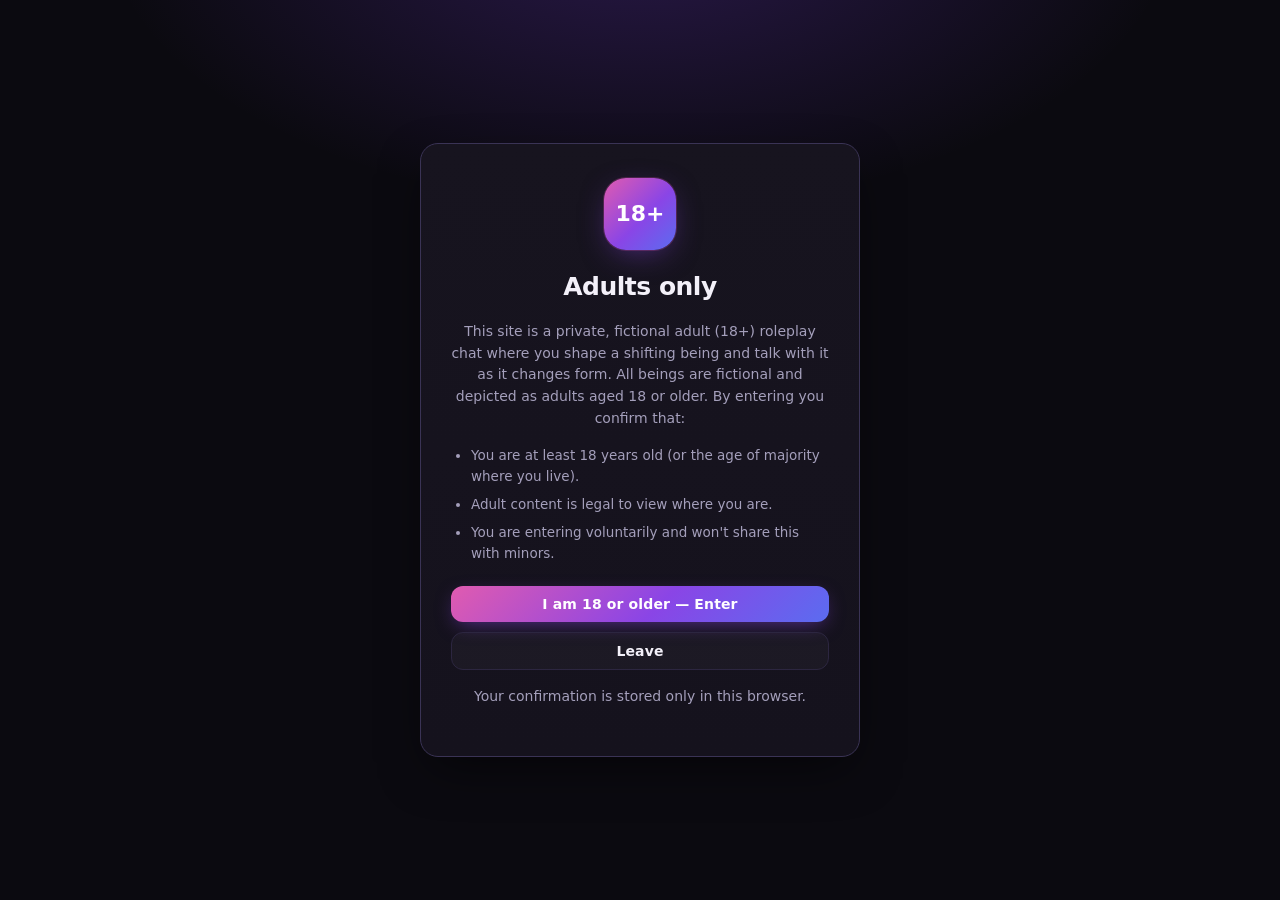
<file: index.html>
<!DOCTYPE html>
<html lang="en">
<head>
  <meta charset="UTF-8" />
  <meta name="viewport" content="width=device-width, initial-scale=1.0" />
  <meta name="robots" content="noindex, nofollow" />
  <title>Shapeshift</title>
  <link rel="stylesheet" href="css/style.css" />
</head>
<body>

  <!-- ============ AGE GATE ============ -->
  <div id="age-gate" class="age-gate" hidden>
    <div class="age-gate__box">
      <div class="age-gate__badge">18+</div>
      <h1>Adults only</h1>
      <p>This site is a private, fictional adult (18+) roleplay chat where you
         shape a shifting being and talk with it as it changes form. All
         beings are fictional and depicted as adults aged 18 or older. By
         entering you confirm that:</p>
      <ul>
        <li>You are at least 18 years old (or the age of majority where you live).</li>
        <li>Adult content is legal to view where you are.</li>
        <li>You are entering voluntarily and won't share this with minors.</li>
      </ul>
      <div class="age-gate__actions">
        <button id="age-confirm" class="btn btn--primary">I am 18 or older — Enter</button>
        <a href="https://www.google.com" class="btn btn--ghost">Leave</a>
      </div>
      <p class="age-gate__fine">Your confirmation is stored only in this browser.</p>
    </div>
  </div>

  <!-- ============ MAIN APP ============ -->
  <div id="app" class="app" hidden>

    <!-- Sidebar -->
    <aside class="sidebar" id="sidebar">
      <div class="sidebar__head">
        <span class="brand">Shapeshift</span>
        <button class="icon-btn" id="sidebar-close" title="Close">&times;</button>
      </div>

      <button class="btn btn--primary btn--block" id="new-shapeshifter-btn">🌀 New shapeshifter</button>

      <div class="sidebar__section-label">Your beings</div>
      <div id="character-list" class="char-list"></div>

      <div class="sidebar__foot">
        <button class="btn btn--ghost btn--block" id="settings-btn">⚙ Settings</button>
      </div>
    </aside>

    <!-- Main panel -->
    <main class="main">
      <header class="topbar">
        <button class="icon-btn" id="sidebar-open" title="Menu">☰</button>
        <div class="topbar__title" id="topbar-title">Select a being</div>
        <div class="topbar__actions">
          <button class="icon-btn" id="chats-btn" title="All chats with this being" hidden>💬</button>
          <button class="icon-btn" id="memory-btn" title="What they remember" hidden>🧠</button>
          <button class="icon-btn" id="shift-btn" title="Shift into another form" hidden>🌀</button>
          <button class="icon-btn" id="new-chat-btn" title="New scene (keeps memory)" hidden>New</button>
          <button class="icon-btn" id="edit-char-btn" title="Edit being" hidden>Edit</button>
        </div>
      </header>

      <!-- Empty / welcome state -->
      <section id="welcome" class="welcome">
        <div class="welcome__inner">
          <h2>Shape a being. Watch it change.</h2>
          <p>Give it a name and an essence, pick the shape it wears first, then
             talk. It stays the same self underneath every form it takes —
             and remembers you across every shift.</p>
          <button class="btn btn--primary" id="welcome-new-btn">🌀 Shape your first being</button>
          <p class="welcome__hint" id="welcome-key-hint" hidden>
            ⚠ You haven't added your free AI key yet.
            <button class="linkbtn" id="welcome-open-settings">Add it in Settings →</button>
          </p>
        </div>
      </section>

      <!-- Chat -->
      <section id="chat" class="chat" hidden>
        <div id="messages" class="messages"></div>
        <form id="composer" class="composer">
          <textarea id="composer-input" class="composer__input" rows="1"
                    placeholder="Message, *action*, /image …, /shift …, /remember …, /continue"></textarea>
          <button type="button" class="btn btn--ghost composer__send" id="image-btn"
                  title="Generate image (uses typed text, or the being's current form)">🎨</button>
          <button type="submit" class="btn btn--primary composer__send" id="send-btn">Send</button>
        </form>
        <div class="composer__row">
          <button class="linkbtn" id="regen-btn" type="button">↻ Regenerate</button>
          <span class="composer__status" id="chat-status"></span>
        </div>
      </section>
    </main>
  </div>

  <!-- ============ SHAPE / EDIT A BEING (one modal, two modes) ============ -->
  <div id="ss-modal" class="modal" hidden>
    <div class="modal__box modal__box--wide">
      <div class="modal__head">
        <h2 id="ss-modal-title">Shape a new being</h2>
        <button class="icon-btn" id="ss-close">&times;</button>
      </div>
      <div class="modal__body">
        <p class="hint" style="margin:0 0 16px">
          Everything here is fictional. Choose the shape it wears first — you'll
          be able to make it wear others later, mid-conversation, with the 🌀
          Shift button in chat.
        </p>

        <div id="ss-form-section">
          <label style="margin-bottom:8px">Quick start <span class="hint">(a fully written being — still yours to edit before creating)</span></label>
          <div id="ss-starter-row" class="form-grid" style="margin-bottom:18px"></div>

          <label style="margin-bottom:8px">…or build entirely your own — choose a starting form</label>
          <div id="ss-form-grid"></div>
        </div>

        <label style="margin-top:18px">Working title
          <input type="text" id="ss-title" placeholder="What you'll call them" maxlength="60" />
        </label>

        <label>Essence / starting signal
          <textarea id="ss-essence" rows="3" placeholder="Who they are underneath every shape — personality, voice, what they want…"></textarea>
        </label>

        <div class="boundary-note">
          <strong>A clear boundary:</strong> every form is an original fictional
          adult (18+) being. It will never impersonate a real, identifiable person.
        </div>

        <label style="margin-top:16px">Age <span class="hint">(the being's default age, 18+)</span>
          <input type="number" id="ss-age" min="18" max="999" value="21" />
        </label>
        <label>Scenario / setting <span class="hint">(optional)</span>
          <textarea id="ss-scenario" rows="2" placeholder="Where you meet, your relationship, what's happening…"></textarea>
        </label>
        <label>How free is their shifting?
          <select id="ss-freedom">
            <option value="invited">Only when I ask or the scene calls for it</option>
            <option value="free">Whenever the moment or their mood calls for it</option>
          </select>
        </label>
        <label>Tags <span class="hint">(comma separated)</span>
          <input type="text" id="ss-tags" placeholder="e.g. fantasy, playful" />
        </label>
      </div>
      <div class="modal__foot">
        <button class="btn btn--danger" id="ss-delete" hidden>Delete</button>
        <div class="spacer"></div>
        <button class="btn btn--ghost" id="ss-cancel">Cancel</button>
        <button class="btn btn--primary" id="ss-create">Create</button>
      </div>
    </div>
  </div>

  <!-- ============ IN-CHAT SHIFT MODAL ============ -->
  <div id="shift-modal" class="modal" hidden>
    <div class="modal__box modal__box--wide">
      <div class="modal__head">
        <h2 id="shift-modal-title">Shift into…</h2>
        <button class="icon-btn" id="shift-close">&times;</button>
      </div>
      <div class="modal__body">
        <p class="hint" style="margin:0 0 16px">
          Picking a form narrates the transformation in the chat and continues
          the scene from there. Forms this being has already worn with you are
          shown first.
        </p>
        <div id="shift-form-grid"></div>
      </div>
      <div class="modal__foot">
        <div class="spacer"></div>
        <button class="btn btn--ghost" id="shift-cancel">Cancel</button>
      </div>
    </div>
  </div>

  <!-- ============ SESSIONS MODAL ============ -->
  <div id="sessions-modal" class="modal" hidden>
    <div class="modal__box">
      <div class="modal__head">
        <h2 id="sessions-title">Chats</h2>
        <button class="icon-btn" id="sessions-close">&times;</button>
      </div>
      <div class="modal__body">
        <p class="hint" style="margin-top:0">Keep several separate scenes with the same being.
          Each has its own messages, and it remembers you — and every form it's worn — in all of them.</p>
        <div id="sessions-list" class="slist"></div>
      </div>
      <div class="modal__foot">
        <button class="btn btn--primary btn--block" id="sessions-new">+ New scene</button>
      </div>
    </div>
  </div>

  <!-- ============ MEMORY MODAL ============ -->
  <div id="memory-modal" class="modal" hidden>
    <div class="modal__box">
      <div class="modal__head">
        <h2 id="memory-title">Memory</h2>
        <button class="icon-btn" id="memory-close">&times;</button>
      </div>
      <div class="modal__body">
        <p class="hint" style="margin-top:0">This is what the being carries into every new chat and every new form.
          Edit it freely — anything you write here it will treat as true.</p>
        <label>Story so far <span class="hint">(auto-written every few turns)</span>
          <textarea id="memory-summary" rows="6" placeholder="Nothing remembered yet…"></textarea>
        </label>
        <label>Pinned facts <span class="hint">(one per line — always remembered)</span>
          <textarea id="memory-facts" rows="5" placeholder="e.g. My name is Alex&#10;I like being called sir"></textarea>
        </label>
      </div>
      <div class="modal__foot">
        <button class="btn btn--danger" id="memory-forget">Forget all</button>
        <div class="spacer"></div>
        <button class="btn btn--primary" id="memory-save">Save</button>
      </div>
    </div>
  </div>

  <!-- ============ SETTINGS MODAL ============ -->
  <div id="settings-modal" class="modal" hidden>
    <div class="modal__box">
      <div class="modal__head">
        <h2>Settings</h2>
        <button class="icon-btn" id="settings-modal-close">&times;</button>
      </div>
      <div class="modal__body">
        <div class="setup-guide">
          <strong>Get your free AI key (2 min, no credit card):</strong>
          <ol>
            <li>Open <a href="https://openrouter.ai" target="_blank" rel="noopener">openrouter.ai</a> and sign in.</li>
            <li>Go to <b>Keys</b> → <b>Create Key</b> → copy it.</li>
            <li>Paste it below. It's saved only in this browser.</li>
          </ol>
        </div>

        <label>OpenRouter API key
          <input type="password" id="set-key" placeholder="sk-or-..." autocomplete="off" />
        </label>

        <label>Model
          <select id="set-model"></select>
        </label>
        <p class="hint" id="model-hint"></p>

        <label>Response length (max tokens)
          <input type="number" id="set-maxtokens" min="128" max="4096" step="64" value="800" />
        </label>

        <label>Creativity (temperature): <span id="temp-val">0.9</span>
          <input type="range" id="set-temp" min="0" max="1.5" step="0.05" value="0.9" />
        </label>

        <label class="chk">
          <input type="checkbox" id="set-stream" /> Stream replies as they are written
        </label>

        <hr />
        <div class="setup-guide">
          <strong>🧑 Your persona</strong> — tell your beings who <em>you</em> are.
          They'll use this in every chat, in every form.
        </div>
        <label class="chk">
          <input type="checkbox" id="set-persona-on" /> Use my persona
        </label>
        <label>Your name
          <input type="text" id="set-persona-name" placeholder="What they call you" />
        </label>
        <label>About you
          <textarea id="set-persona-desc" rows="3" placeholder="Age, appearance, personality, what you like — whatever you want them to know."></textarea>
        </label>

        <hr />
        <div class="setup-guide">
          <strong>🔊 Read aloud</strong> — have replies spoken out loud, hands-free.
          Uses your device's built-in voices, free and offline.
        </div>
        <label class="chk">
          <input type="checkbox" id="set-tts-on" /> Read replies aloud automatically
        </label>
        <label>Voice
          <select id="set-tts-voice"></select>
        </label>
        <label>Speed: <span id="tts-rate-val">1</span>
          <input type="range" id="set-tts-rate" min="0.5" max="1.6" step="0.05" value="1" />
        </label>

        <hr />
        <div class="setup-guide">
          <strong>🎨 Image generation</strong> — choose where pictures come from.
          <b>Pollinations</b> is free and needs no key but filters some content.
          <b>Venice</b> is keyed and uncensored (get a key at
          <a href="https://venice.ai" target="_blank" rel="noopener">venice.ai</a> → API).
        </div>
        <label>Image provider
          <select id="set-imgprovider"></select>
        </label>
        <p class="hint" id="imgprovider-hint"></p>

        <label>Image size
          <select id="set-imgsize">
            <option value="512">512 × 512 (fastest)</option>
            <option value="768" selected>768 × 768 (recommended)</option>
            <option value="1024">1024 × 1024 (slow, best)</option>
          </select>
        </label>

        <!-- Pollinations -->
        <div class="prov prov--pollinations">
          <label>Pollinations model
            <select id="set-imgmodel"></select>
          </label>
        </div>

        <!-- Venice -->
        <div class="prov prov--venice" hidden>
          <label>Venice API key
            <input type="password" id="set-venicekey" placeholder="paste your Venice key" autocomplete="off" />
          </label>
          <label>Venice model <span class="hint">(uncensored: venice-sd35, or try lustify-sdxl)</span>
            <input type="text" id="set-venicemodel" placeholder="venice-sd35" />
          </label>
          <label>Image proxy URL <span class="hint">(optional — fixes browser CORS; deploy proxy/ and paste its URL)</span>
            <input type="text" id="set-imgproxy" placeholder="https://your-worker.workers.dev" />
          </label>
          <p class="hint">Keyed image APIs are called from your browser. If Venice blocks that (CORS), deploy the free proxy in <b>proxy/</b> and paste its URL above. Pollinations never needs one.</p>
        </div>

        <!-- Custom -->
        <div class="prov prov--custom" hidden>
          <label>Custom image endpoint <span class="hint">(GET URL; {prompt} and {key} are filled in)</span>
            <input type="text" id="set-imgcustom" placeholder="https://provider/gen?prompt={prompt}&key={key}" />
          </label>
          <label>Custom API key <span class="hint">(only if the endpoint uses {key})</span>
            <input type="password" id="set-imgkey" placeholder="key for {key} above" autocomplete="off" />
          </label>
        </div>

        <hr />
        <div class="danger-zone">
          <button class="btn btn--ghost" id="export-data">Export backup</button>
          <button class="btn btn--ghost" id="import-data">Restore backup</button>
          <input type="file" id="import-data-file" accept=".json,application/json" hidden />
          <button class="btn btn--danger" id="wipe-data">Erase everything</button>
        </div>
      </div>
      <div class="modal__foot">
        <div class="spacer"></div>
        <button class="btn btn--primary" id="settings-save">Save</button>
      </div>
    </div>
  </div>

  <div id="toast" class="toast" hidden></div>

  <script src="js/config.js"></script>
  <script src="js/storage.js"></script>
  <script src="js/agegate.js"></script>
  <script src="js/api.js"></script>
  <script src="js/image.js"></script>
  <script src="js/tts.js"></script>
  <script src="js/starters.js"></script>
  <script src="js/shapeshifter.js"></script>
  <script src="js/memory.js"></script>
  <script src="js/memoryui.js"></script>
  <script src="js/sessions.js"></script>
  <script src="js/chat.js"></script>
  <script src="js/app.js"></script>
</body>
</html>
</file>
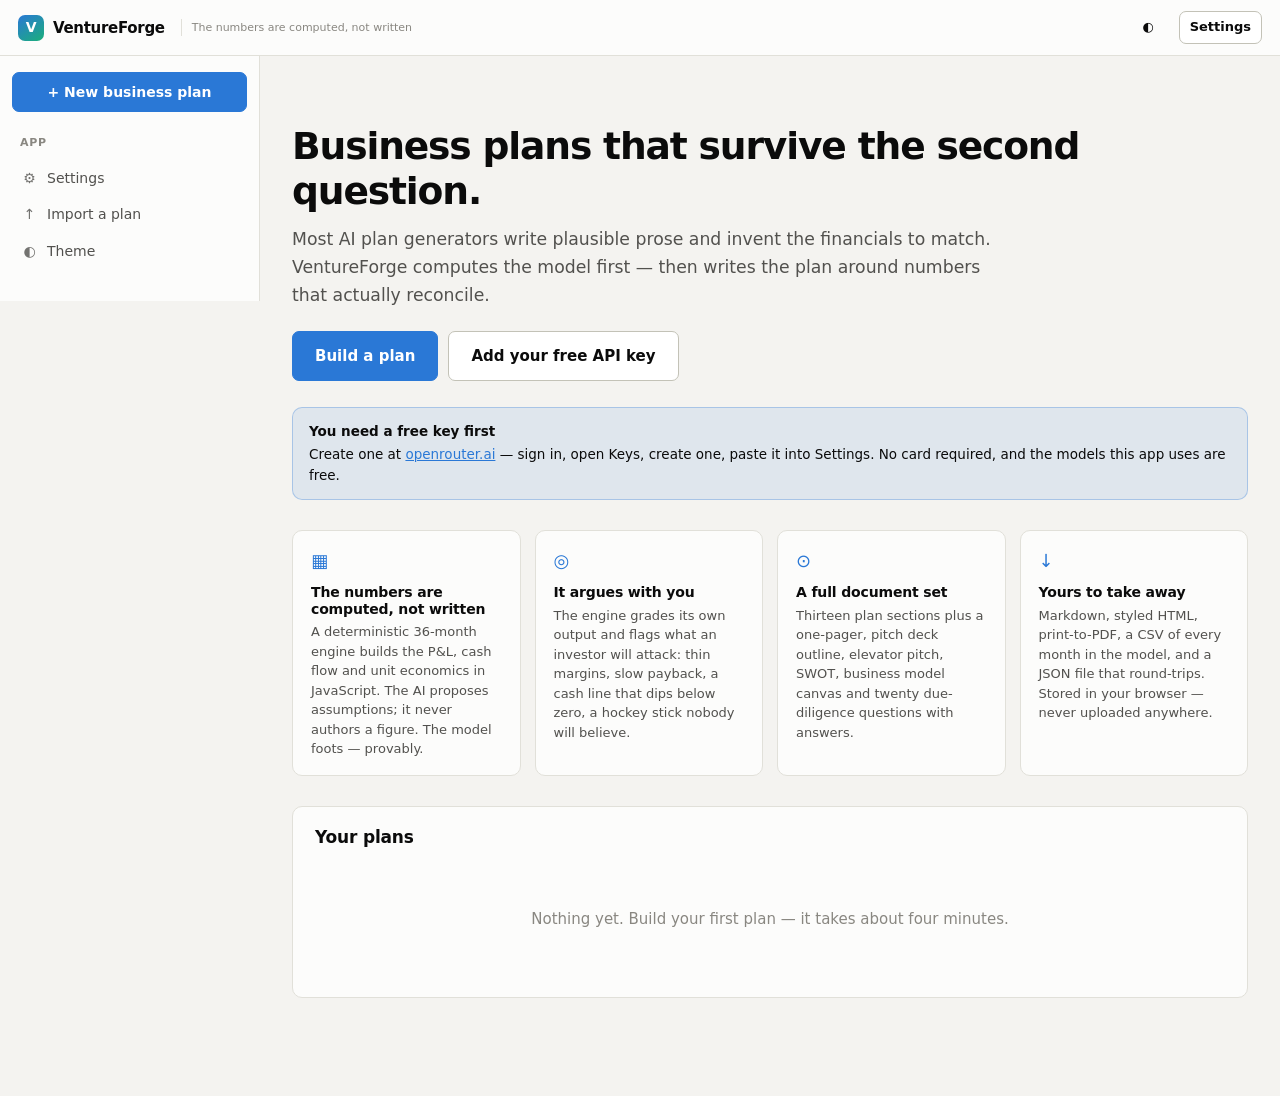
<file: bizplan/index.html>
<!doctype html>
<html lang="en">
<head>
<meta charset="utf-8">
<meta name="viewport" content="width=device-width, initial-scale=1">
<title>VentureForge — AI business plans with a real financial model</title>
<meta name="description" content="Generate investor-grade business plans where the financials are computed by a deterministic engine, not written by a language model. Runs entirely in your browser.">
<meta name="color-scheme" content="light dark">
<link rel="stylesheet" href="css/style.css">
<link rel="icon" href="data:image/svg+xml,<svg xmlns='http://www.w3.org/2000/svg' viewBox='0 0 32 32'><rect width='32' height='32' rx='7' fill='%232a78d6'/><text x='16' y='23' font-size='19' font-family='system-ui,sans-serif' font-weight='700' fill='white' text-anchor='middle'>V</text></svg>">
</head>
<body>

<div class="app">
  <header class="topbar">
    <button class="btn btn-icon btn-ghost rail-toggle" data-act="toggle-rail" aria-label="Menu">☰</button>
    <div class="brand" data-act="home" role="button" tabindex="0" style="cursor:pointer">
      <span class="brand-mark" aria-hidden="true">V</span>
      <span class="brand-name">VentureForge</span>
    </div>
    <span class="brand-tag">The numbers are computed, not written</span>
    <div class="topbar-spacer"></div>
    <span class="topbar-title" id="topbar-title"></span>
    <button class="btn btn-sm btn-ghost" data-act="theme" aria-label="Change theme" title="Change theme">◐</button>
    <button class="btn btn-sm" data-act="settings">Settings</button>
  </header>

  <div class="shell">
    <nav class="rail" id="rail" aria-label="Navigation"></nav>
    <main class="main" id="main"></main>
  </div>
</div>

<div class="toast-wrap" id="toasts" aria-live="polite"></div>

<noscript>
  <p style="padding:32px;max-width:40rem;margin:0 auto">
    VentureForge runs entirely in your browser, so it needs JavaScript enabled.
    Nothing is sent to a server — that is the point — but it does mean the app
    itself is the JavaScript.
  </p>
</noscript>

<!-- Load order matters: each module attaches to window.BP and the later ones
     read config and helpers from the earlier ones. -->
<script src="js/config.js"></script>
<script src="js/store.js"></script>
<script src="js/api.js"></script>
<script src="js/finance.js"></script>
<script src="js/score.js"></script>
<script src="js/charts.js"></script>
<script src="js/render.js"></script>
<script src="js/prompts.js"></script>
<script src="js/generate.js"></script>
<script src="js/export.js"></script>
<script src="js/app.js"></script>
<script>BP.App.boot();</script>

</body>
</html>
</file>
<file: css/style.css>
/* ============================================================
   Shapeshift — dark, modern theme for the shapeshifter chat app.
   ============================================================ */

:root {
  --bg:        #0b0a10;
  --bg-1:      #121019;
  --bg-2:      #17141f;
  --bg-3:      #201b2b;
  --bg-4:      #2a2438;
  --panel:     #15121d;
  --glass:     rgba(28, 22, 40, 0.72);
  --border:    #2c2640;
  --border-2:  #3a3355;
  --text:      #f3f0f9;
  --text-dim:  #a49fbb;
  --text-mute: #726c88;
  --accent:    #d24ba6;
  --accent-2:  #7b3fe4;
  --accent-3:  #4f8cff;
  --accent-grad: linear-gradient(135deg, #e05bb0 0%, #8a45e6 55%, #5b6cf0 100%);
  --accent-soft: rgba(210, 75, 166, 0.14);
  --danger:    #ff5c74;
  --ok:        #46d19e;
  --radius:    18px;
  --radius-sm: 12px;
  --radius-xs: 9px;
  --shadow:    0 18px 50px -12px rgba(0,0,0,.6);
  --shadow-sm: 0 6px 20px -6px rgba(0,0,0,.5);
  --glow:      0 0 0 1px rgba(210,75,166,.25), 0 8px 30px -8px rgba(138,69,230,.5);
  --font: "Inter", system-ui, -apple-system, "Segoe UI", Roboto, "Helvetica Neue", sans-serif;
}

* { box-sizing: border-box; }
html, body { height: 100%; margin: 0; }
body {
  background:
    radial-gradient(1100px 700px at 15% -10%, rgba(123,63,228,.18), transparent 60%),
    radial-gradient(900px 600px at 100% 0%, rgba(210,75,166,.14), transparent 55%),
    var(--bg);
  color: var(--text);
  font: 15px/1.55 var(--font);
  -webkit-font-smoothing: antialiased;
  overflow: hidden;
}
[hidden] { display: none !important; }
a { color: var(--accent); text-decoration: none; }
a:hover { text-decoration: underline; }
::selection { background: rgba(210,75,166,.35); }

/* nicer scrollbars */
*::-webkit-scrollbar { width: 10px; height: 10px; }
*::-webkit-scrollbar-thumb { background: var(--bg-4); border-radius: 20px; border: 2px solid transparent; background-clip: padding-box; }
*::-webkit-scrollbar-thumb:hover { background: var(--border-2); background-clip: padding-box; }

/* ---------- Buttons ---------- */
.btn {
  border: 1px solid var(--border-2);
  background: linear-gradient(180deg, var(--bg-3), var(--bg-2));
  color: var(--text);
  padding: 10px 17px;
  border-radius: var(--radius-sm);
  cursor: pointer;
  font: 600 14px var(--font);
  letter-spacing: .01em;
  transition: transform .08s ease, box-shadow .18s ease, filter .18s ease, background .18s ease, border-color .18s ease;
}
.btn:hover { transform: translateY(-1px); border-color: var(--accent); box-shadow: var(--shadow-sm); }
.btn:active { transform: translateY(0); }
.btn--primary {
  background: var(--accent-grad); border: none; color: #fff;
  box-shadow: 0 6px 20px -6px rgba(138,69,230,.6);
}
.btn--primary:hover { filter: brightness(1.07); box-shadow: 0 10px 26px -6px rgba(138,69,230,.75); }
.btn--ghost { background: rgba(255,255,255,.03); border-color: var(--border); }
.btn--ghost:hover { background: rgba(255,255,255,.06); }
.btn--danger { background: transparent; border-color: rgba(255,92,116,.5); color: var(--danger); }
.btn--danger:hover { background: rgba(255,92,116,.1); border-color: var(--danger); }
.btn--block { width: 100%; }

.icon-btn {
  background: transparent; border: none; color: var(--text-dim);
  font-size: 18px; cursor: pointer; padding: 7px 10px; border-radius: 10px; line-height: 1;
  transition: background .15s ease, color .15s ease;
}
.icon-btn:hover { background: rgba(255,255,255,.07); color: var(--text); }

.linkbtn {
  background: none; border: none; color: var(--accent);
  cursor: pointer; font: 600 13px var(--font); padding: 0;
}
.linkbtn:hover { text-decoration: underline; }

/* ---------- Age gate ---------- */
.age-gate {
  position: fixed; inset: 0; z-index: 100;
  display: grid; place-items: center; padding: 22px;
  background:
    radial-gradient(900px 500px at 50% -10%, rgba(123,63,228,.28), transparent 60%),
    var(--bg);
}
.age-gate__box {
  max-width: 440px; width: 100%;
  background: linear-gradient(180deg, var(--bg-2), var(--panel));
  border: 1px solid var(--border-2);
  border-radius: var(--radius); padding: 34px 30px; box-shadow: var(--shadow);
  text-align: center;
}
.age-gate__badge {
  width: 72px; height: 72px; margin: 0 auto 18px;
  display: grid; place-items: center; border-radius: 22px;
  background: var(--accent-grad); color: #fff; font-weight: 800; font-size: 22px;
  box-shadow: var(--glow);
}
.age-gate h1 { margin: 0 0 12px; font-size: 25px; letter-spacing: -.02em; }
.age-gate p { color: var(--text-dim); font-size: 14px; }
.age-gate ul { text-align: left; color: var(--text-dim); font-size: 13.5px; margin: 16px 0; padding-left: 20px; }
.age-gate ul li { margin: 7px 0; }
.age-gate__actions { display: flex; flex-direction: column; gap: 10px; margin-top: 22px; }
.age-gate__fine { font-size: 12px; margin-top: 16px; color: var(--text-mute); }

/* ---------- App layout ---------- */
.app { display: flex; height: 100%; }

.sidebar {
  width: 288px; flex-shrink: 0;
  background: linear-gradient(180deg, var(--bg-1), var(--bg));
  border-right: 1px solid var(--border);
  display: flex; flex-direction: column; padding: 16px;
}
.sidebar__head { display: flex; align-items: center; justify-content: space-between; margin-bottom: 16px; padding: 2px; }
.brand {
  font-weight: 800; font-size: 20px; letter-spacing: -.02em;
  background: var(--accent-grad); -webkit-background-clip: text; background-clip: text; color: transparent;
}
.brand::before { content: "❤"; -webkit-text-fill-color: initial; margin-right: 7px; font-size: 15px; filter: hue-rotate(-10deg); }
#sidebar-close { display: none; }
.sidebar__section-label { color: var(--text-mute); font-size: 11px; text-transform: uppercase; letter-spacing: .12em; margin: 20px 6px 10px; font-weight: 700; }
.char-list { flex: 1; overflow-y: auto; display: flex; flex-direction: column; gap: 4px; margin: 0 -4px; padding: 0 4px; }
.sidebar__foot { margin-top: 12px; padding-top: 12px; border-top: 1px solid var(--border); }

.char-item {
  display: flex; align-items: center; gap: 12px;
  padding: 9px 10px; border-radius: var(--radius-sm); cursor: pointer;
  border: 1px solid transparent; transition: background .14s ease, border-color .14s ease;
}
.char-item:hover { background: rgba(255,255,255,.04); }
.char-item.is-active { background: var(--accent-soft); border-color: rgba(210,75,166,.35); }
.char-item__avatar {
  width: 40px; height: 40px; border-radius: 13px; flex-shrink: 0; overflow: hidden;
  display: grid; place-items: center; font-weight: 700; color: #fff;
  background: var(--accent-grad); font-size: 15px; box-shadow: var(--shadow-sm);
}
.char-item__avatarimg { width: 100%; height: 100%; object-fit: cover; }
.char-item__name { font-weight: 600; font-size: 14px; }
.char-item__meta { font-size: 12px; color: var(--text-mute); margin-top: 1px; }

/* ---------- Main ---------- */
.main { flex: 1; display: flex; flex-direction: column; min-width: 0; }
.topbar {
  display: flex; align-items: center; gap: 10px;
  padding: 13px 18px; border-bottom: 1px solid var(--border);
  background: var(--glass); backdrop-filter: blur(14px); -webkit-backdrop-filter: blur(14px);
  z-index: 5;
}
#sidebar-open { display: none; }
.topbar__title { font-weight: 700; font-size: 15.5px; flex: 1; overflow: hidden; text-overflow: ellipsis; white-space: nowrap; letter-spacing: -.01em; }
.topbar__actions { display: flex; gap: 2px; }
.topbar__actions .icon-btn { font-size: 15px; }

/* ---------- Welcome ---------- */
.welcome { flex: 1; display: grid; place-items: center; padding: 30px; }
.welcome__inner { text-align: center; max-width: 460px; }
.welcome__inner h2 { margin: 0 0 10px; font-size: 27px; letter-spacing: -.02em; }
.welcome__inner p { color: var(--text-dim); margin: 0 0 22px; }
.welcome__hint { margin-top: 24px; background: var(--bg-2); padding: 14px 16px; border-radius: var(--radius-sm); border: 1px solid var(--border); font-size: 13.5px; }

/* ---------- Chat ---------- */
.chat { flex: 1; display: flex; flex-direction: column; min-height: 0; }
.messages { flex: 1; overflow-y: auto; padding: 22px clamp(14px, 5vw, 60px); display: flex; flex-direction: column; gap: 6px; }

.msgwrap { display: flex; flex-direction: column; gap: 5px; max-width: 100%; margin-bottom: 6px; }
.msgwrap--user { align-items: flex-end; }
.msgwrap--bot  { align-items: flex-start; }
.msgwrap .msg { max-width: min(760px, 88%); }

.msg {
  width: fit-content; padding: 12px 16px; border-radius: var(--radius);
  white-space: pre-wrap; word-wrap: break-word; line-height: 1.6;
  animation: msgIn .22s ease;
}
@keyframes msgIn { from { opacity: 0; transform: translateY(6px); } to { opacity: 1; transform: none; } }
.msg--user {
  background: var(--accent-grad); color: #fff; border-bottom-right-radius: 6px;
  box-shadow: 0 6px 18px -8px rgba(138,69,230,.55);
}
.msg--bot {
  background: var(--bg-2); border: 1px solid var(--border); border-bottom-left-radius: 6px;
}
.msg--bot em { color: var(--accent); font-style: italic; opacity: .92; }
.msg__typing { display: inline-flex; gap: 5px; padding: 2px 0; }
.msg__typing span { width: 7px; height: 7px; border-radius: 50%; background: var(--accent); animation: blink 1.2s infinite; }
.msg__typing span:nth-child(2){ animation-delay:.2s } .msg__typing span:nth-child(3){ animation-delay:.4s }
@keyframes blink { 0%,60%,100%{opacity:.25; transform: translateY(0)} 30%{opacity:1; transform: translateY(-3px)} }

.msg--image { padding: 7px; max-width: min(420px, 88%); }
.msg__img { display: block; width: 100%; border-radius: 13px; }
.msg__imgcap { margin-top: 9px; padding: 0 6px 4px; font-size: 12px; color: var(--text-mute); line-height: 1.4; }
.msg__imgloading { display: flex; align-items: center; gap: 9px; padding: 34px 16px; color: var(--text-dim); font-size: 13px; }

.msgacts { display: flex; gap: 3px; align-items: center; flex-wrap: wrap; opacity: 0; transform: translateY(-2px); transition: opacity .16s ease, transform .16s ease; }
.msgwrap:hover .msgacts, .msgwrap:last-child .msgacts { opacity: 1; transform: none; }
@media (hover: none) { .msgacts { opacity: 1; transform: none; } }
.msgact {
  background: transparent; border: 1px solid transparent; color: var(--text-mute);
  font-size: 13px; padding: 4px 8px; border-radius: 8px; cursor: pointer; line-height: 1;
  transition: background .14s, color .14s, border-color .14s;
}
.msgact:hover { background: var(--bg-3); border-color: var(--border); color: var(--text); }
.msgact--count { color: var(--text-dim); cursor: default; font-variant-numeric: tabular-nums; }
.msg__edit {
  width: min(760px, 88vw); min-height: 96px;
  background: var(--bg-2); border: 1px solid var(--accent); color: var(--text);
  border-radius: var(--radius); padding: 12px 15px; font: inherit; resize: vertical;
  box-shadow: var(--glow);
}
.msg__edit:focus { outline: none; }

/* ---------- Composer ---------- */
.composer {
  display: flex; gap: 10px; padding: 14px clamp(14px, 5vw, 60px) 6px;
  border-top: 1px solid var(--border); background: var(--glass);
  backdrop-filter: blur(14px); -webkit-backdrop-filter: blur(14px);
}
.composer__input {
  flex: 1; resize: none; background: var(--bg-2); border: 1px solid var(--border-2);
  color: var(--text); border-radius: 14px; padding: 12px 15px; font: inherit; max-height: 160px;
  transition: border-color .15s ease, box-shadow .15s ease;
}
.composer__input::placeholder { color: var(--text-mute); }
.composer__input:focus { outline: none; border-color: var(--accent); box-shadow: 0 0 0 3px var(--accent-soft); }
.composer__send { align-self: flex-end; height: 46px; }
#image-btn { font-size: 18px; padding: 0 15px; align-self: flex-end; height: 46px; }
.composer__row { display: flex; align-items: center; gap: 16px; padding: 7px clamp(14px, 5vw, 60px) 12px; }
.composer__status { font-size: 12px; color: var(--text-mute); }

/* ---------- Modals ---------- */
.modal { position: fixed; inset: 0; z-index: 90; display: grid; place-items: center; padding: 16px;
  background: rgba(6,5,10,.66); backdrop-filter: blur(6px); -webkit-backdrop-filter: blur(6px);
  animation: fadeIn .18s ease; }
@keyframes fadeIn { from { opacity: 0 } to { opacity: 1 } }
.modal__box {
  width: 100%; max-width: 540px; max-height: 90vh; display: flex; flex-direction: column;
  background: linear-gradient(180deg, var(--bg-2), var(--panel));
  border: 1px solid var(--border-2); border-radius: var(--radius); box-shadow: var(--shadow);
  animation: popIn .2s cubic-bezier(.2,.8,.3,1);
}
@keyframes popIn { from { opacity: 0; transform: translateY(10px) scale(.98) } to { opacity: 1; transform: none } }
.modal__box--wide { max-width: 940px; }
.modal__head { display: flex; align-items: center; justify-content: space-between; padding: 18px 20px; border-bottom: 1px solid var(--border); }
.modal__head h2 { margin: 0; font-size: 18px; letter-spacing: -.01em; }
.modal__body { padding: 20px; overflow-y: auto; }
.modal__body label { display: block; margin-bottom: 15px; font-size: 12.5px; color: var(--text-dim); font-weight: 600; letter-spacing: .01em; }
.modal__body input, .modal__body textarea, .modal__body select {
  width: 100%; margin-top: 7px; background: var(--bg-1); border: 1px solid var(--border-2);
  color: var(--text); border-radius: var(--radius-xs); padding: 11px 13px; font: inherit; resize: vertical;
  transition: border-color .15s ease, box-shadow .15s ease;
}
.modal__body input:focus, .modal__body textarea:focus, .modal__body select:focus {
  outline: none; border-color: var(--accent); box-shadow: 0 0 0 3px var(--accent-soft);
}
.modal__foot { display: flex; align-items: center; gap: 10px; padding: 15px 20px; border-top: 1px solid var(--border); }
.spacer { flex: 1; }
.hint { color: var(--text-mute); font-weight: 400; font-size: 12px; }

.setup-guide { background: var(--bg-1); border: 1px solid var(--border); border-radius: var(--radius-sm); padding: 15px; margin-bottom: 18px; font-size: 13.5px; line-height: 1.5; }
.setup-guide ol { margin: 8px 0 0; padding-left: 20px; color: var(--text-dim); }
.setup-guide li { margin: 5px 0; }
.danger-zone { display: flex; gap: 10px; flex-wrap: wrap; }
.prov label:last-child { margin-bottom: 0; }

.chk { display: flex !important; align-items: center; gap: 11px; color: var(--text) !important; font-weight: 600; cursor: pointer; padding: 4px 0; }
.chk input { width: auto !important; margin: 0 !important; accent-color: var(--accent); width: 18px !important; height: 18px; }

.chips { display: flex; flex-wrap: wrap; gap: 8px; margin-top: 13px; }
.chip {
  background: var(--bg-3); border: 1px solid var(--border); color: var(--text-dim);
  padding: 6px 14px; border-radius: 30px; cursor: pointer; font-size: 12.5px; font-weight: 600;
  text-transform: capitalize; transition: all .14s ease;
}
.chip:hover { color: var(--text); border-color: var(--border-2); }
.chip.is-active { background: var(--accent-grad); border-color: transparent; color: #fff; box-shadow: 0 4px 14px -4px rgba(138,69,230,.6); }

/* ---------- Shapeshifter: form picker ---------- */
.form-tabs { margin-bottom: 16px; }
.form-grid {
  display: grid; grid-template-columns: repeat(auto-fill, minmax(220px, 1fr)); gap: 10px;
  max-height: 46vh; overflow-y: auto; padding: 2px;
}
.form-card {
  display: flex; align-items: center; gap: 12px; padding: 11px 12px;
  background: var(--bg-1); border: 1px solid var(--border); border-radius: var(--radius-sm);
  cursor: pointer; transition: border-color .14s ease, background .14s ease, transform .1s ease;
}
.form-card:hover { border-color: var(--border-2); transform: translateY(-1px); }
.form-card.is-selected { border-color: var(--accent); background: var(--accent-soft); box-shadow: var(--glow); }
.form-card__icon {
  width: 42px; height: 42px; border-radius: 13px; flex-shrink: 0;
  display: grid; place-items: center; color: #fff; font-size: 17px; box-shadow: var(--shadow-sm);
}
.form-card__icon--creature  { background: linear-gradient(135deg, #46d19e, #2f8f6f); }
.form-card__icon--abstract  { background: linear-gradient(135deg, #8a45e6, #4a2f8f); }
.form-card__icon--person    { background: linear-gradient(135deg, #4f8cff, #2f5fcf); }
.form-card__icon--elemental { background: linear-gradient(135deg, #ff8a4c, #d24b4b); }
.form-card__icon--mythic    { background: var(--accent-grad); }
.form-card__icon--custom    { background: var(--bg-4); color: var(--text-dim); }
.form-card__body { flex: 1; min-width: 0; }
.form-card__name { font-weight: 700; font-size: 14px; overflow: hidden; text-overflow: ellipsis; white-space: nowrap; }
.form-card__cat  { font-size: 10.5px; color: var(--text-mute); letter-spacing: .08em; margin-top: 2px; font-weight: 700; }
.form-card__dot {
  width: 9px; height: 9px; border-radius: 50%; flex-shrink: 0; border: 2px solid var(--border-2); background: transparent;
}
.form-card.is-selected .form-card__dot { background: var(--accent); border-color: var(--accent); }
.form-card--custom { border-style: dashed; }

.boundary-note {
  background: var(--bg-1); border: 1px solid var(--border); border-radius: var(--radius-sm);
  padding: 13px 15px; margin-top: 16px; font-size: 13px; color: var(--text-dim); line-height: 1.5;
}
.boundary-note strong { color: var(--text); }

/* Transformation divider in chat */
.msgwrap--shift { align-items: center; margin: 10px 0; }
.shift-divider {
  display: inline-flex; align-items: center; gap: 6px;
  background: var(--accent-soft); border: 1px solid rgba(210,75,166,.3); color: var(--accent);
  font-size: 12.5px; font-weight: 700; letter-spacing: .01em;
  padding: 7px 16px; border-radius: 30px;
}

/* ---------- Chat sessions list ---------- */
.slist { display: flex; flex-direction: column; gap: 9px; }
.srow {
  display: flex; align-items: center; gap: 10px;
  background: var(--bg-1); border: 1px solid var(--border); border-radius: var(--radius-sm); padding: 12px 14px;
  transition: border-color .14s ease;
}
.srow:hover { border-color: var(--border-2); }
.srow.is-active { border-color: var(--accent); background: var(--accent-soft); }
.srow__main { flex: 1; cursor: pointer; min-width: 0; }
.srow__title { font-weight: 600; font-size: 14px; overflow: hidden; text-overflow: ellipsis; white-space: nowrap; }
.srow__meta { font-size: 12px; color: var(--text-mute); margin-top: 3px; }
.srow__acts { display: flex; gap: 2px; flex-shrink: 0; }

/* ---------- Toast ---------- */
.toast {
  position: fixed; bottom: 26px; left: 50%; transform: translateX(-50%);
  background: var(--glass); backdrop-filter: blur(14px); -webkit-backdrop-filter: blur(14px);
  border: 1px solid var(--border-2); color: var(--text);
  padding: 12px 20px; border-radius: 30px; z-index: 200; box-shadow: var(--shadow); font-size: 14px; font-weight: 500;
  animation: toastIn .25s cubic-bezier(.2,.8,.3,1);
}
@keyframes toastIn { from { opacity: 0; transform: translateX(-50%) translateY(12px) } to { opacity: 1; transform: translateX(-50%) } }

/* ---------- Mobile ---------- */
@media (max-width: 820px) {
  .sidebar {
    position: fixed; inset: 0 auto 0 0; z-index: 80; width: min(84vw, 320px);
    transform: translateX(-100%); transition: transform .24s cubic-bezier(.2,.8,.3,1); box-shadow: var(--shadow);
  }
  .sidebar.is-open { transform: translateX(0); }
  .sidebar::after {
    content: ""; position: fixed; inset: 0; left: 100%; width: 100vw; background: rgba(0,0,0,.5);
    opacity: 0; pointer-events: none; transition: opacity .24s;
  }
  .sidebar.is-open::after { opacity: 1; pointer-events: auto; }
  #sidebar-close, #sidebar-open { display: block; }
  .welcome__inner h2 { font-size: 23px; }
}
@media (max-width: 480px) {
  .modal { padding: 10px; }
  .modal__body { padding: 16px; }
}
</file>
<file: bizplan/css/style.css>
/* VentureForge — design system.
 *
 * Palette is the validated reference instance: categorical slots 1-3 for
 * series, fixed status colours for state, reference surfaces so the validator
 * results hold. Light values live on bare :root; dark values are redefined
 * under BOTH the OS media query (guarded so an explicit light stamp wins) and
 * the [data-theme="dark"] scope, so the toggle wins in both directions. */

:root {
  color-scheme: light;

  /* surfaces & ink */
  --surface-1: #fcfcfb;          /* cards, chart surface */
  --surface-0: #f4f3f0;          /* page plane */
  --surface-2: #ffffff;          /* raised */
  --surface-sunk: #efeeea;
  --text-primary: #0b0b0b;
  --text-secondary: #52514e;
  --text-muted: #898781;
  --rule: #e1e0d9;
  --rule-strong: #c3c2b7;
  --ring: rgba(11, 11, 11, 0.10);

  /* categorical series (validated: all-pairs, light, surface #fcfcfb) */
  --series-1: #2a78d6;
  --series-2: #eb6834;
  --series-3: #1baf7a;

  /* status — fixed, never themed, never reused as a series */
  --status-good: #0ca30c;
  --status-warning: #fab219;
  --status-serious: #ec835a;
  --status-critical: #d03b3b;
  --status-good-ink: #006300;
  --status-warning-ink: #8a6000;

  --accent: #2a78d6;
  --accent-ink: #ffffff;
  --accent-soft: rgba(42, 120, 214, 0.10);

  --radius: 10px;
  --radius-sm: 7px;
  --shadow: 0 1px 2px rgba(11,11,11,.05), 0 8px 24px -12px rgba(11,11,11,.18);
  --shadow-lg: 0 2px 4px rgba(11,11,11,.06), 0 24px 60px -24px rgba(11,11,11,.30);
  --font: system-ui, -apple-system, "Segoe UI", Roboto, sans-serif;
  --mono: ui-monospace, SFMono-Regular, "SF Mono", Menlo, monospace;
  --rail: 260px;
}

@media (prefers-color-scheme: dark) {
  :root:not([data-theme="light"]) {
    color-scheme: dark;
    --surface-1: #1a1a19;
    --surface-0: #0d0d0d;
    --surface-2: #232322;
    --surface-sunk: #141413;
    --text-primary: #ffffff;
    --text-secondary: #c3c2b7;
    --text-muted: #898781;
    --rule: #2c2c2a;
    --rule-strong: #383835;
    --ring: rgba(255, 255, 255, 0.10);
    --series-1: #3987e5;
    --series-2: #d95926;
    --series-3: #199e70;
    --status-good-ink: #0ca30c;
    --status-warning-ink: #fab219;
    --accent: #3987e5;
    --accent-soft: rgba(57, 135, 229, 0.16);
    --shadow: 0 1px 2px rgba(0,0,0,.4), 0 8px 24px -12px rgba(0,0,0,.6);
    --shadow-lg: 0 2px 4px rgba(0,0,0,.5), 0 24px 60px -24px rgba(0,0,0,.8);
  }
}
:root[data-theme="dark"] {
  color-scheme: dark;
  --surface-1: #1a1a19;
  --surface-0: #0d0d0d;
  --surface-2: #232322;
  --surface-sunk: #141413;
  --text-primary: #ffffff;
  --text-secondary: #c3c2b7;
  --text-muted: #898781;
  --rule: #2c2c2a;
  --rule-strong: #383835;
  --ring: rgba(255, 255, 255, 0.10);
  --series-1: #3987e5;
  --series-2: #d95926;
  --series-3: #199e70;
  --status-good-ink: #0ca30c;
  --status-warning-ink: #fab219;
  --accent: #3987e5;
  --accent-soft: rgba(57, 135, 229, 0.16);
  --shadow: 0 1px 2px rgba(0,0,0,.4), 0 8px 24px -12px rgba(0,0,0,.6);
  --shadow-lg: 0 2px 4px rgba(0,0,0,.5), 0 24px 60px -24px rgba(0,0,0,.8);
}

* { box-sizing: border-box; }
html, body { height: 100%; }
body {
  margin: 0;
  overflow-x: hidden;
  background: var(--surface-0);
  color: var(--text-primary);
  font: 15px/1.6 var(--font);
  -webkit-font-smoothing: antialiased;
}
h1, h2, h3, h4 { line-height: 1.2; margin: 0; font-weight: 640; letter-spacing: -0.011em; }
p { margin: 0 0 1em; }
a { color: var(--accent); }
button, input, select, textarea { font: inherit; color: inherit; }
:focus-visible { outline: 2px solid var(--accent); outline-offset: 2px; border-radius: 4px; }
.muted { color: var(--text-muted); }
[hidden] { display: none !important; }

/* ---------- app frame ------------------------------------------------- */

.app { display: flex; flex-direction: column; min-height: 100vh; }

.topbar {
  display: flex; align-items: center; gap: 14px;
  padding: 0 18px; height: 56px; flex: 0 0 56px;
  background: var(--surface-1);
  border-bottom: 1px solid var(--rule);
  position: sticky; top: 0; z-index: 40;
}
.brand { display: flex; align-items: center; gap: 9px; font-weight: 680; letter-spacing: -0.02em; }
.brand-mark {
  width: 26px; height: 26px; border-radius: 7px; flex: 0 0 26px;
  background: linear-gradient(145deg, var(--series-1), var(--series-3));
  display: grid; place-items: center; color: #fff; font-size: 14px; font-weight: 800;
}
.brand-name { font-size: 15px; }
.brand-tag {
  font-size: 11px; color: var(--text-muted); font-weight: 500;
  padding-left: 10px; margin-left: 2px; border-left: 1px solid var(--rule);
}
.topbar-spacer { flex: 1; }
.topbar-title {
  font-size: 14px; font-weight: 600; color: var(--text-secondary);
  max-width: 34ch; overflow: hidden; text-overflow: ellipsis; white-space: nowrap;
}

.shell { display: flex; flex: 1; min-height: 0; align-items: flex-start; }

.rail {
  width: var(--rail); flex: 0 0 var(--rail);
  border-right: 1px solid var(--rule);
  background: var(--surface-1);
  padding: 16px 12px 32px;
  position: sticky; top: 56px; max-height: calc(100vh - 56px); overflow-y: auto;
}
.rail-title {
  font-size: 11px; text-transform: uppercase; letter-spacing: .07em;
  color: var(--text-muted); font-weight: 600; padding: 0 8px; margin: 4px 0 8px;
}
.rail-group + .rail-group { margin-top: 22px; }

.main { flex: 1; min-width: 0; padding: 28px 32px 80px; }
.view { max-width: 68rem; margin: 0 auto; }
.view.is-doc { max-width: 54rem; }

/* ---------- controls --------------------------------------------------- */

.btn {
  display: inline-flex; align-items: center; justify-content: center; gap: 7px;
  padding: 8px 14px; border-radius: var(--radius-sm);
  border: 1px solid var(--rule-strong); background: var(--surface-2);
  color: var(--text-primary); font-weight: 550; font-size: 14px;
  cursor: pointer; transition: background .12s, border-color .12s, transform .06s;
  white-space: nowrap;
}
.btn:hover:not(:disabled) { background: var(--surface-sunk); border-color: var(--text-muted); }
.btn:active:not(:disabled) { transform: translateY(1px); }
.btn:disabled { opacity: .45; cursor: not-allowed; }
.btn-primary {
  background: var(--accent); border-color: var(--accent); color: var(--accent-ink);
}
.btn-primary:hover:not(:disabled) { filter: brightness(1.08); background: var(--accent); border-color: var(--accent); }
.btn-ghost { background: transparent; border-color: transparent; }
.btn-ghost:hover:not(:disabled) { background: var(--surface-sunk); border-color: transparent; }
.btn-danger { color: var(--status-critical); border-color: var(--rule-strong); }
.btn-danger:hover:not(:disabled) { background: color-mix(in srgb, var(--status-critical) 10%, transparent); }
.btn-sm { padding: 5px 10px; font-size: 13px; }
.btn-lg { padding: 12px 22px; font-size: 15px; }
.btn-icon { padding: 6px 8px; }

.rail-link {
  display: flex; align-items: center; gap: 9px; width: 100%;
  padding: 7px 9px; border-radius: var(--radius-sm);
  border: 0; background: transparent; text-align: left;
  color: var(--text-secondary); cursor: pointer; font-size: 14px;
}
.rail-link:hover { background: var(--surface-sunk); color: var(--text-primary); }
.rail-link.is-active { background: var(--accent-soft); color: var(--accent); font-weight: 600; }
.rail-link .ico { width: 17px; text-align: center; flex: 0 0 17px; opacity: .8; }
.rail-link .rail-meta { margin-left: auto; font-size: 11px; color: var(--text-muted); }
.rail-link.is-pending .rail-meta { color: var(--text-muted); }
.rail-link.is-done .rail-meta { color: var(--status-good-ink); }

.field { margin-bottom: 18px; }
.field label { display: block; font-weight: 600; font-size: 13.5px; margin-bottom: 5px; }
.field .hint { font-size: 12.5px; color: var(--text-muted); margin: 0 0 7px; line-height: 1.45; }
.input, .textarea, .select {
  width: 100%; padding: 9px 11px; border-radius: var(--radius-sm);
  border: 1px solid var(--rule-strong); background: var(--surface-2);
  color: var(--text-primary);
}
.input:focus, .textarea:focus, .select:focus { border-color: var(--accent); outline: none;
  box-shadow: 0 0 0 3px var(--accent-soft); }
.textarea { min-height: 92px; resize: vertical; line-height: 1.55; }
.row { display: flex; gap: 14px; flex-wrap: wrap; }
.row > * { flex: 1 1 200px; min-width: 0; }

.chip-row { display: flex; flex-wrap: wrap; gap: 8px; }
.chip {
  padding: 7px 13px; border-radius: 999px; border: 1px solid var(--rule-strong);
  background: var(--surface-2); cursor: pointer; font-size: 13.5px;
}
.chip:hover { border-color: var(--text-muted); }
.chip.is-on { background: var(--accent); border-color: var(--accent); color: var(--accent-ink); font-weight: 600; }
.chip small { display: block; font-size: 11px; opacity: .72; font-weight: 400; }

/* ---------- cards ------------------------------------------------------ */

.card {
  background: var(--surface-1); border: 1px solid var(--rule);
  border-radius: var(--radius); padding: 20px 22px; margin-bottom: 18px;
}
.card-head { display: flex; align-items: center; gap: 12px; margin-bottom: 14px; flex-wrap: wrap; }
.card-head h2 { font-size: 17px; }
.card-head .spacer { flex: 1; }
.card-sub { color: var(--text-muted); font-size: 13px; margin: -8px 0 14px; }

.hero { padding: 40px 0 26px; }
.hero h1 { font-size: 2.35rem; letter-spacing: -0.03em; margin-bottom: 12px; }
.hero .lede { font-size: 1.08rem; color: var(--text-secondary); max-width: 44rem; }
.hero-actions { display: flex; gap: 10px; margin-top: 22px; flex-wrap: wrap; }

.pillars { display: grid; grid-template-columns: repeat(auto-fit, minmax(210px, 1fr)); gap: 14px; margin: 30px 0; }
.pillar { background: var(--surface-1); border: 1px solid var(--rule); border-radius: var(--radius); padding: 16px 18px; }
.pillar h3 { font-size: 14px; margin-bottom: 5px; }
.pillar p { font-size: 13px; color: var(--text-secondary); margin: 0; line-height: 1.5; }
.pillar .ico { font-size: 18px; display: block; margin-bottom: 8px; color: var(--accent); }

.plan-list { display: grid; gap: 10px; }
.plan-row {
  display: flex; align-items: center; gap: 14px; padding: 13px 16px;
  border: 1px solid var(--rule); border-radius: var(--radius);
  background: var(--surface-1); cursor: pointer; text-align: left; width: 100%;
}
.plan-row:hover { border-color: var(--accent); }
.plan-row h3 { font-size: 15px; }
.plan-row .plan-meta { font-size: 12.5px; color: var(--text-muted); margin-top: 2px; }
.plan-row .spacer { flex: 1; }
.score-pill {
  font-size: 12px; font-weight: 700; padding: 4px 10px; border-radius: 999px;
  background: var(--surface-sunk); color: var(--text-secondary); font-variant-numeric: tabular-nums;
}
.score-pill.is-good { background: color-mix(in srgb, var(--status-good) 16%, transparent); color: var(--status-good-ink); }
.score-pill.is-warning { background: color-mix(in srgb, var(--status-warning) 22%, transparent); color: var(--status-warning-ink); }
.score-pill.is-serious { background: color-mix(in srgb, var(--status-serious) 20%, transparent); color: var(--status-serious); }
.score-pill.is-critical { background: color-mix(in srgb, var(--status-critical) 16%, transparent); color: var(--status-critical); }

/* ---------- wizard ----------------------------------------------------- */

.steps { display: flex; gap: 6px; margin-bottom: 26px; flex-wrap: wrap; }
.step-dot {
  flex: 1 1 0; min-width: 60px; height: 3px; border-radius: 2px;
  background: var(--rule-strong); transition: background .2s;
}
.step-dot.is-done { background: var(--accent); }
.step-label { font-size: 12px; color: var(--text-muted); margin-bottom: 6px; letter-spacing: .04em;
  text-transform: uppercase; font-weight: 600; }
.wizard-nav { display: flex; gap: 10px; margin-top: 24px; align-items: center; }
.wizard-nav .spacer { flex: 1; }

/* ---------- metrics ---------------------------------------------------- */

.metric-grid { display: grid; grid-template-columns: repeat(auto-fit, minmax(158px, 1fr)); gap: 12px; margin-bottom: 22px; }
.metric { background: var(--surface-1); border: 1px solid var(--rule); border-radius: var(--radius); padding: 13px 15px; }
.metric-label { font-size: 11px; text-transform: uppercase; letter-spacing: .06em; color: var(--text-muted); font-weight: 600; }
.metric-value { font-size: 1.42rem; font-weight: 680; margin: 4px 0 3px; letter-spacing: -0.02em; }
.metric-note { font-size: 11.5px; color: var(--text-muted); line-height: 1.4; }
.metric.is-good .metric-value { color: var(--status-good-ink); }
.metric.is-warning .metric-value { color: var(--status-warning-ink); }
.metric.is-critical .metric-value { color: var(--status-critical); }

/* ---------- charts ----------------------------------------------------- */

.chart {
  margin: 0 0 20px; padding: 16px 18px 14px; background: var(--surface-1);
  border: 1px solid var(--rule); border-radius: var(--radius);
}
.chart-head { display: flex; flex-direction: column; gap: 2px; margin-bottom: 10px; }
.chart-title { font-weight: 640; font-size: 14.5px; }
.chart-sub { font-size: 12.5px; color: var(--text-muted); }
.chart-plot { position: relative; }
.chart svg { display: block; width: 100%; height: auto; overflow: visible; }
.chart .grid { stroke: var(--rule); stroke-width: 1; }
.chart .axis-zero { stroke: var(--rule-strong); stroke-width: 1.5; }
.chart .crosshair { stroke: var(--text-muted); stroke-width: 1; stroke-dasharray: 3 3; }
.chart .tick { fill: var(--text-muted); font-size: 11px; font-variant-numeric: tabular-nums; }
.chart .bar-label { fill: var(--text-secondary); font-size: 12.5px; }
.chart .bar-value { fill: var(--text-primary); font-size: 12.5px; font-weight: 600; font-variant-numeric: tabular-nums; }
.chart-legend { display: flex; gap: 16px; flex-wrap: wrap; margin-top: 10px; padding-top: 10px; border-top: 1px solid var(--rule); }
.legend-item { display: inline-flex; align-items: center; gap: 6px; font-size: 12.5px; color: var(--text-secondary); }
.legend-dot { width: 9px; height: 9px; border-radius: 3px; flex: 0 0 9px; }
.chart-tip {
  position: absolute; pointer-events: none; z-index: 5;
  background: var(--surface-2); border: 1px solid var(--rule-strong);
  border-radius: var(--radius-sm); padding: 8px 11px; box-shadow: var(--shadow);
  font-size: 12.5px; min-width: 132px;
}
.tip-label { font-weight: 650; margin-bottom: 5px; }
.tip-row { display: flex; align-items: center; gap: 7px; margin-top: 3px; }
.tip-name { color: var(--text-secondary); }
.tip-val { margin-left: auto; font-weight: 640; font-variant-numeric: tabular-nums; }
.tip-note { color: var(--text-secondary); }

/* ---------- scorecard --------------------------------------------------- */

.score-hero { display: flex; gap: 24px; align-items: center; flex-wrap: wrap; margin-bottom: 24px; }
.score-ring { width: 130px; height: 130px; flex: 0 0 130px; }
.ring-track { fill: none; stroke: var(--rule); stroke-width: 11; }
.ring-value { fill: none; stroke-width: 11; stroke-linecap: round; transition: stroke-dasharray .6s ease; }
.ring-value.is-good { stroke: var(--status-good); }
.ring-value.is-warning { stroke: var(--status-warning); }
.ring-value.is-serious { stroke: var(--status-serious); }
.ring-value.is-critical { stroke: var(--status-critical); }
.ring-num { fill: var(--text-primary); font-size: 34px; font-weight: 700; }
.ring-den { fill: var(--text-muted); font-size: 12px; }
.score-band { font-size: 1.35rem; font-weight: 680; letter-spacing: -0.02em; }
.score-band.is-good { color: var(--status-good-ink); }
.score-band.is-warning { color: var(--status-warning-ink); }
.score-band.is-serious { color: var(--status-serious); }
.score-band.is-critical { color: var(--status-critical); }
.score-note { color: var(--text-secondary); margin: 4px 0 0; }
.next-best { font-size: 13px; color: var(--text-secondary); margin: 8px 0 0; }

.dims { display: grid; grid-template-columns: repeat(auto-fit, minmax(250px, 1fr)); gap: 16px; margin-bottom: 26px; }
.dim-head { display: flex; justify-content: space-between; font-size: 13px; font-weight: 600; margin-bottom: 5px; }
.dim-num { font-variant-numeric: tabular-nums; }
.dim-track { height: 6px; background: var(--surface-sunk); border-radius: 3px; overflow: hidden; }
.dim-fill { height: 100%; background: var(--accent); border-radius: 3px; }
.dim-detail { font-size: 11.5px; color: var(--text-muted); margin-top: 4px; }

.gap-title { font-size: 15px; margin: 22px 0 10px; }
.gap-list, .warn-list { list-style: none; padding: 0; margin: 0; display: grid; gap: 8px; }
.gap, .warn {
  display: flex; gap: 10px; align-items: flex-start; padding: 10px 13px;
  border-radius: var(--radius-sm); background: var(--surface-sunk);
  border-left: 3px solid var(--rule-strong); font-size: 13.5px; line-height: 1.5;
}
.gap-tag, .warn-tag {
  flex: 0 0 auto; font-size: 10.5px; font-weight: 700; text-transform: uppercase;
  letter-spacing: .05em; padding: 2px 7px; border-radius: 4px;
  background: var(--surface-2); color: var(--text-secondary); margin-top: 1px;
}
.gap.is-critical, .warn.is-critical { border-left-color: var(--status-critical); }
.gap.is-critical .gap-tag, .warn.is-critical .warn-tag { color: var(--status-critical); }
.gap.is-serious, .warn.is-serious { border-left-color: var(--status-serious); }
.gap.is-serious .gap-tag, .warn.is-serious .warn-tag { color: var(--status-serious); }
.gap.is-warning, .warn.is-warning { border-left-color: var(--status-warning); }
.gap.is-warning .gap-tag, .warn.is-warning .warn-tag { color: var(--status-warning-ink); }

/* ---------- document --------------------------------------------------- */

.doc-body { font-size: 15.5px; line-height: 1.72; }
.doc-body h2 { font-size: 1.45rem; margin: 2em 0 .55em; padding-bottom: .32em; border-bottom: 1px solid var(--rule); }
.doc-body h3 { font-size: 1.07rem; margin: 1.7em 0 .5em; }
.doc-body h4 { font-size: .97rem; margin: 1.4em 0 .4em; color: var(--text-secondary); }
.doc-body ul, .doc-body ol { padding-left: 1.35em; margin: 0 0 1.1em; }
.doc-body li { margin: .35em 0; }
.doc-body blockquote {
  margin: 0 0 1.1em; padding: .6em 1.1em; border-left: 3px solid var(--accent);
  background: var(--surface-sunk); color: var(--text-secondary); border-radius: 0 6px 6px 0;
}
.doc-body code { background: var(--surface-sunk); padding: .12em .38em; border-radius: 4px; font: .88em var(--mono); }
.doc-body pre { background: var(--surface-sunk); padding: 13px 15px; border-radius: var(--radius-sm); overflow-x: auto; }
.doc-body pre code { background: none; padding: 0; }
.doc-body table { border-collapse: collapse; width: 100%; font-size: 13.5px; margin: 0 0 1.2em; }
.doc-body th, .doc-body td { border: 1px solid var(--rule); padding: 8px 11px; text-align: left; vertical-align: top; }
.doc-body th { background: var(--surface-sunk); font-weight: 640; }
.doc-body td { font-variant-numeric: tabular-nums; }
.table-scroll { overflow-x: auto; -webkit-overflow-scrolling: touch; max-width: 100%; }
.doc-body hr { border: 0; border-top: 1px solid var(--rule); margin: 2em 0; }
mark.verify {
  background: color-mix(in srgb, var(--status-warning) 26%, transparent);
  color: var(--text-primary); border-bottom: 1px dashed var(--status-warning);
  padding: .06em .34em; border-radius: 4px; font-size: .93em;
}

.section-block { scroll-margin-top: 72px; }
.section-tools { display: flex; gap: 6px; align-items: center; margin: -4px 0 12px; }
.section-tools .words { font-size: 12px; color: var(--text-muted); margin-left: auto; }

/* ---------- assumptions editor ------------------------------------------ */

.assum-table { width: 100%; border-collapse: collapse; font-size: 13.5px; }
.assum-table th, .assum-table td { padding: 7px 9px; border-bottom: 1px solid var(--rule); text-align: left; }
.assum-table th { font-size: 11px; text-transform: uppercase; letter-spacing: .05em; color: var(--text-muted); }
.assum-table input {
  width: 100%; padding: 5px 8px; border-radius: 5px; border: 1px solid transparent;
  background: transparent; font-variant-numeric: tabular-nums; text-align: right;
}
.assum-table input:hover { border-color: var(--rule-strong); background: var(--surface-2); }
.assum-table input:focus { border-color: var(--accent); background: var(--surface-2); outline: none; }
.assum-table input[type="text"] { text-align: left; }
.assum-group { margin-bottom: 22px; }
.assum-group h3 { font-size: 13px; text-transform: uppercase; letter-spacing: .05em; color: var(--text-muted); margin-bottom: 8px; }
.rationale { font-size: 12px; color: var(--text-muted); font-style: italic; }
.live-note {
  display: inline-flex; align-items: center; gap: 6px; font-size: 12.5px;
  color: var(--status-good-ink); font-weight: 600;
}

/* ---------- progress ---------------------------------------------------- */

.progress-list { list-style: none; padding: 0; margin: 0; display: grid; gap: 4px; }
.prog {
  display: flex; align-items: center; gap: 10px; padding: 7px 11px;
  border-radius: var(--radius-sm); font-size: 13.5px; color: var(--text-secondary);
}
.prog .dot { width: 8px; height: 8px; border-radius: 50%; background: var(--rule-strong); flex: 0 0 8px; }
.prog.is-active { background: var(--accent-soft); color: var(--text-primary); font-weight: 600; }
.prog.is-active .dot { background: var(--accent); animation: pulse 1.1s ease-in-out infinite; }
.prog.is-done .dot { background: var(--status-good); }
.prog.is-failed .dot { background: var(--status-critical); }
.prog.is-failed { color: var(--status-critical); }
.prog .prog-meta { margin-left: auto; font-size: 11.5px; color: var(--text-muted); }
@keyframes pulse { 0%,100% { opacity: 1; transform: scale(1); } 50% { opacity: .45; transform: scale(.8); } }

.stream-peek {
  margin-top: 12px; padding: 13px 15px; background: var(--surface-sunk);
  border-radius: var(--radius-sm); font-size: 13px; line-height: 1.6;
  max-height: 190px; overflow: hidden; color: var(--text-secondary);
  position: relative; white-space: pre-wrap; word-break: break-word;
}
.stream-peek::after {
  content: ''; position: absolute; inset: auto 0 0 0; height: 56px;
  background: linear-gradient(transparent, var(--surface-sunk));
}

/* ---------- misc -------------------------------------------------------- */

.banner {
  display: flex; gap: 11px; align-items: flex-start; padding: 13px 16px;
  border-radius: var(--radius); margin-bottom: 18px; font-size: 13.5px; line-height: 1.55;
  background: var(--accent-soft); border: 1px solid color-mix(in srgb, var(--accent) 30%, transparent);
}
.banner.is-critical { background: color-mix(in srgb, var(--status-critical) 10%, transparent);
  border-color: color-mix(in srgb, var(--status-critical) 34%, transparent); }
.banner.is-warning { background: color-mix(in srgb, var(--status-warning) 14%, transparent);
  border-color: color-mix(in srgb, var(--status-warning) 40%, transparent); }
.banner strong { display: block; margin-bottom: 2px; }
.banner .spacer { flex: 1; }

.tabs { display: flex; gap: 3px; border-bottom: 1px solid var(--rule); margin-bottom: 22px; overflow-x: auto; }
.tab {
  padding: 9px 14px; border: 0; background: none; cursor: pointer; font-size: 14px;
  color: var(--text-secondary); border-bottom: 2px solid transparent; white-space: nowrap; font-weight: 550;
}
.tab:hover { color: var(--text-primary); }
.tab.is-on { color: var(--accent); border-bottom-color: var(--accent); font-weight: 640; }

.modal-back {
  position: fixed; inset: 0; background: rgba(0,0,0,.5); z-index: 100;
  display: grid; place-items: center; padding: 20px; backdrop-filter: blur(2px);
}
.modal {
  background: var(--surface-1); border-radius: 14px; box-shadow: var(--shadow-lg);
  width: min(560px, 100%); max-height: 86vh; overflow-y: auto; padding: 24px 26px;
  border: 1px solid var(--rule);
}
.modal h2 { font-size: 18px; margin-bottom: 6px; }
.modal-actions { display: flex; gap: 10px; justify-content: flex-end; margin-top: 22px; }

.toast-wrap { position: fixed; bottom: 22px; left: 50%; transform: translateX(-50%); z-index: 200;
  display: grid; gap: 8px; width: min(440px, calc(100vw - 32px)); }
.toast {
  background: var(--surface-2); border: 1px solid var(--rule-strong); border-left: 3px solid var(--accent);
  border-radius: var(--radius-sm); padding: 11px 15px; box-shadow: var(--shadow-lg);
  font-size: 13.5px; animation: rise .22s ease;
}
.toast.is-error { border-left-color: var(--status-critical); }
.toast.is-good { border-left-color: var(--status-good); }
@keyframes rise { from { opacity: 0; transform: translateY(10px); } }

.empty { text-align: center; padding: 46px 20px; color: var(--text-muted); }
.kbd { font: 12px var(--mono); background: var(--surface-sunk); border: 1px solid var(--rule-strong);
  border-bottom-width: 2px; border-radius: 4px; padding: 1px 5px; }

/* ---------- responsive --------------------------------------------------- */

@media (max-width: 900px) {
  .rail { position: fixed; inset: 56px auto 0 0; z-index: 30; transform: translateX(-100%);
    transition: transform .2s ease; box-shadow: var(--shadow-lg); height: calc(100vh - 56px); }
  .rail.is-open { transform: none; }
  .main { padding: 20px 16px 70px; }
  .hero h1 { font-size: 1.85rem; }
  .score-hero { gap: 16px; }
  /* The tagline and the plan title are the first things to go: the rail and
     the view heading already say where you are, and the topbar must never be
     what pushes the page sideways. */
  .brand-tag, .topbar-title { display: none; }
  .topbar { padding: 0 10px; gap: 8px; }
  .metric-grid { grid-template-columns: repeat(auto-fit, minmax(132px, 1fr)); gap: 8px; }
  .metric-value { font-size: 1.22rem; }
  .card { padding: 16px 14px; }
  .chart { padding: 13px 12px 12px; }
  .dims { grid-template-columns: 1fr; }
}
@media (min-width: 901px) { .rail-toggle { display: none; } }

@media print {
  .topbar, .rail, .tabs, .section-tools, .no-print { display: none !important; }
  .main { padding: 0; }
  body { background: #fff; }
  .card, .chart { border: 0; padding: 0; background: none; }
}
</file>
